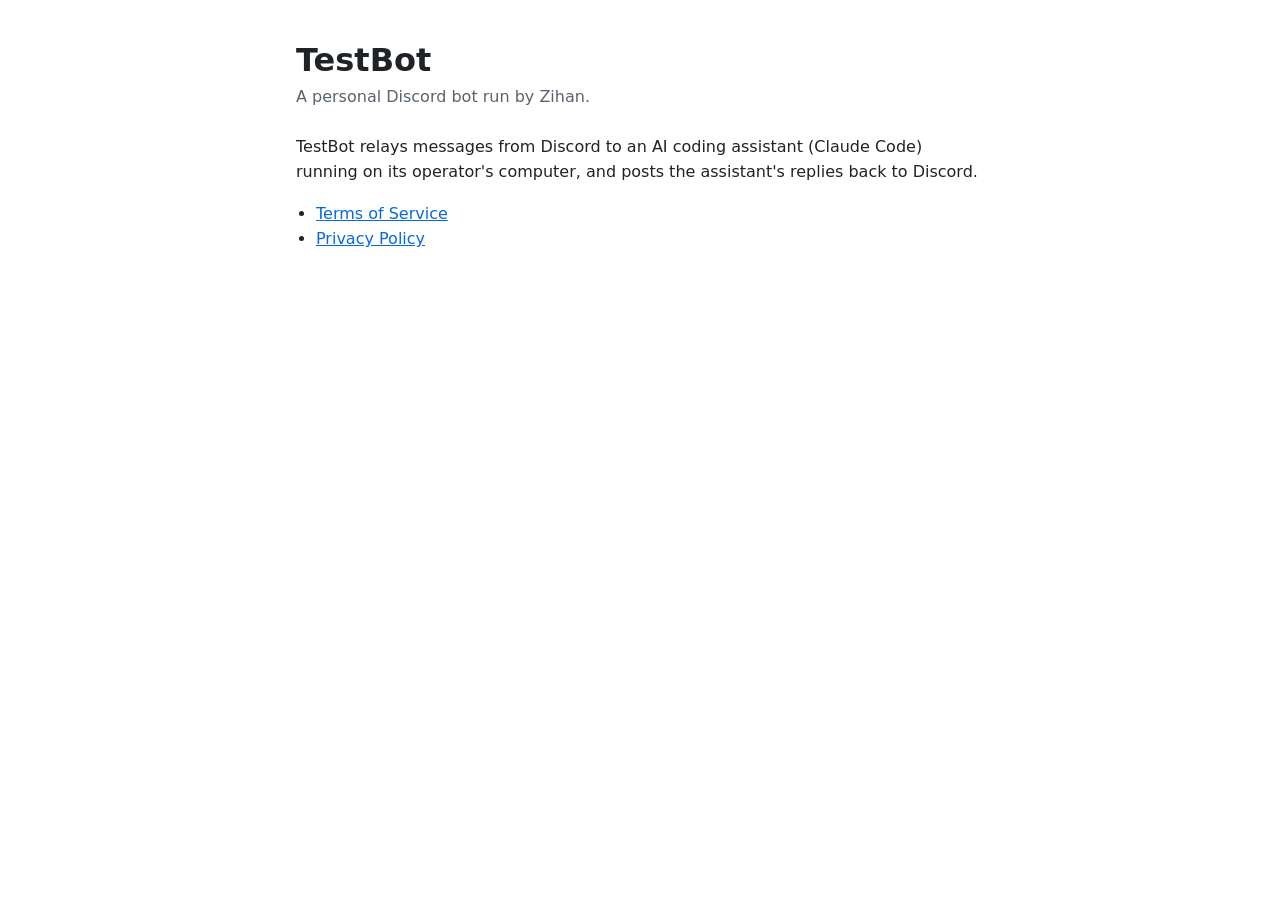
<file: index.html>
<!doctype html>
<html lang="en">
<head>
  <meta charset="utf-8">
  <meta name="viewport" content="width=device-width, initial-scale=1">
  <title>TestBot</title>
  <link rel="stylesheet" href="style.css">
</head>
<body>
<main>
  <h1>TestBot</h1>
  <p class="meta">A personal Discord bot run by Zihan.</p>
  <p>TestBot relays messages from Discord to an AI coding assistant (Claude Code) running on its operator's computer, and posts the assistant's replies back to Discord.</p>
  <ul>
    <li><a href="terms.html">Terms of Service</a></li>
    <li><a href="privacy.html">Privacy Policy</a></li>
  </ul>
</main>
</body>
</html>
</file>
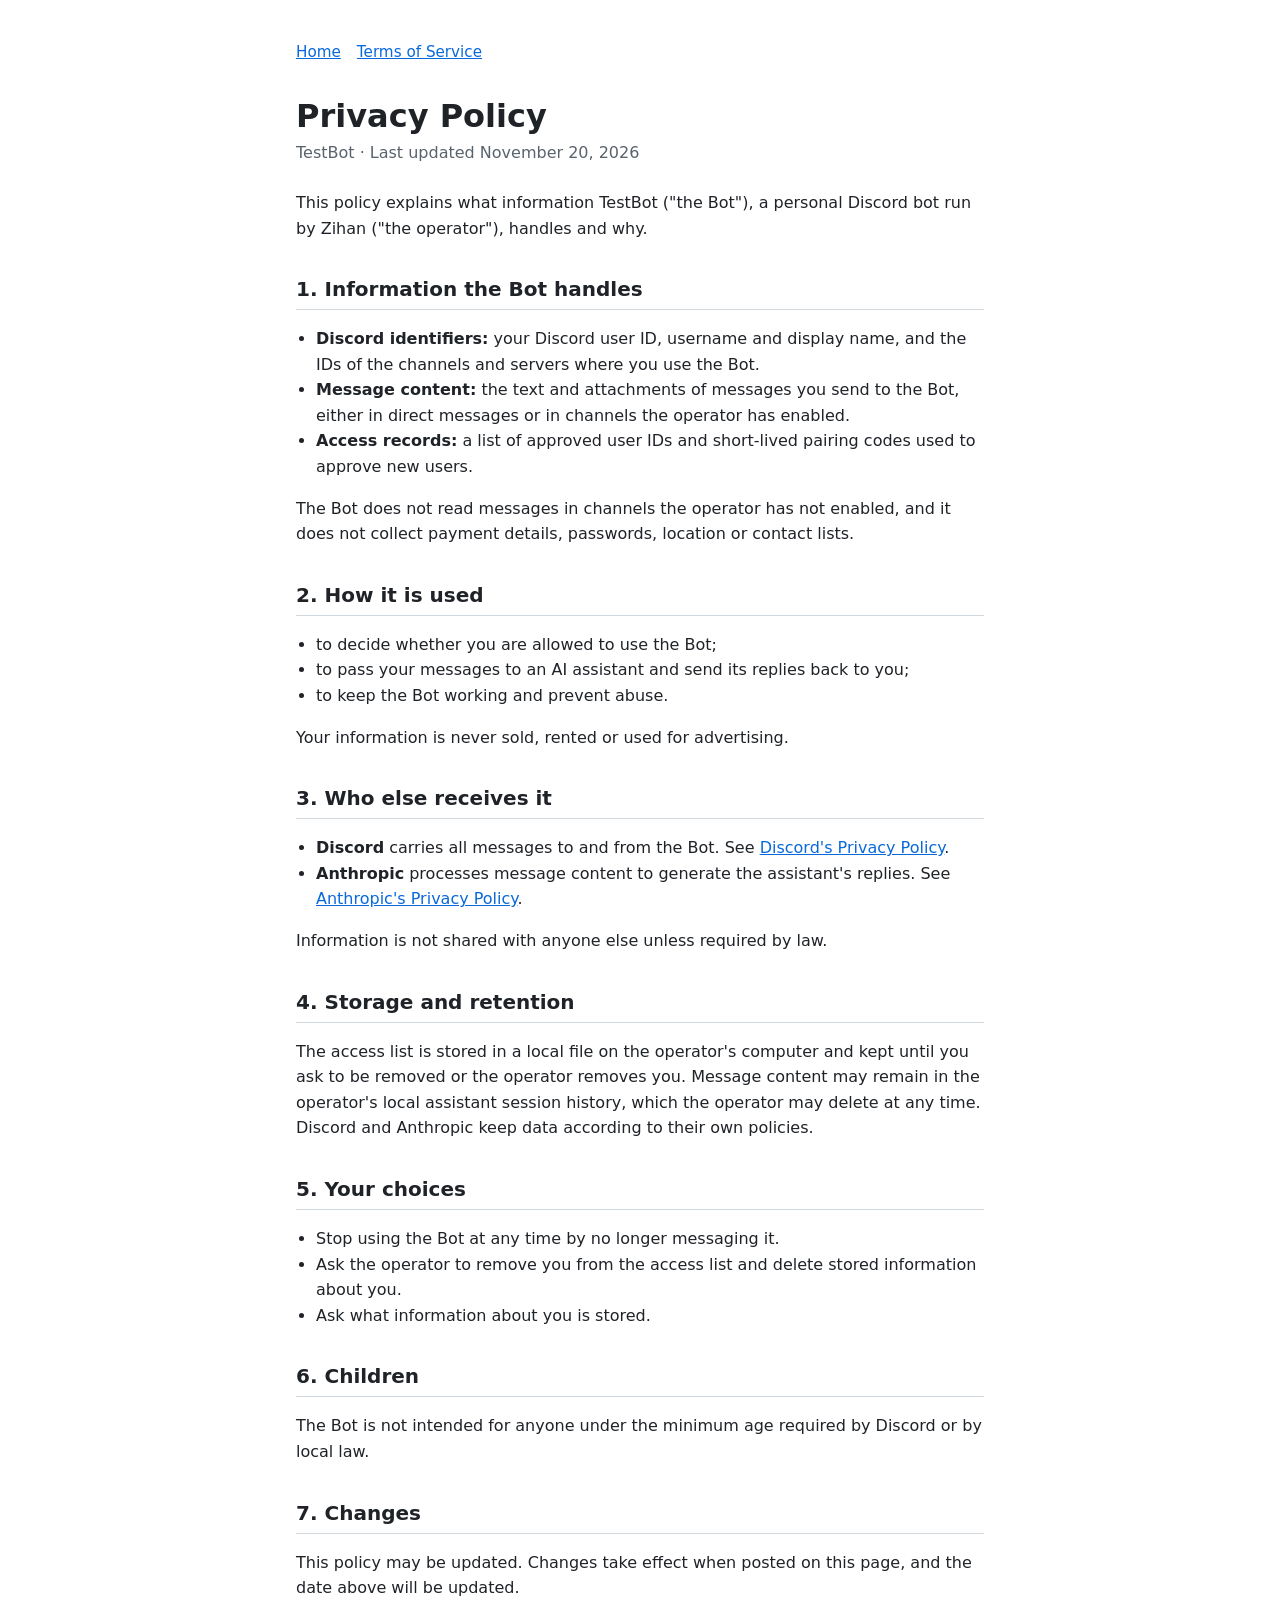
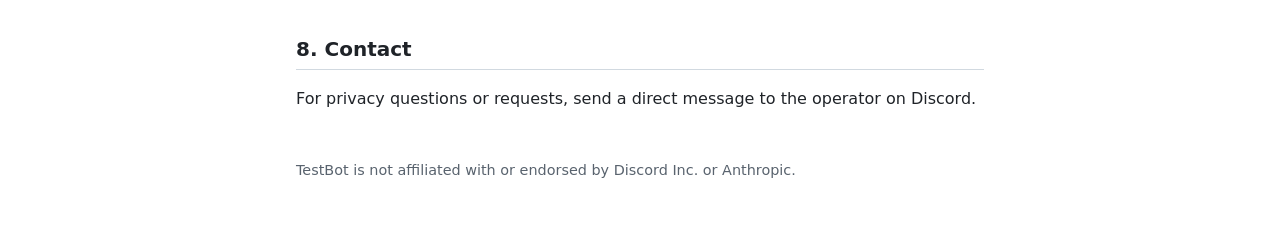
<file: privacy.html>
<!doctype html>
<html lang="en">
<head>
  <meta charset="utf-8">
  <meta name="viewport" content="width=device-width, initial-scale=1">
  <title>TestBot Privacy</title>
  <link rel="stylesheet" href="style.css">
</head>
<body>
<main>
  <nav><a href="index.html">Home</a><a href="terms.html">Terms of Service</a></nav>
  <h1>Privacy Policy</h1>
  <p class="meta">TestBot · Last updated November 20, 2026</p>

  <p>This policy explains what information TestBot ("the Bot"), a personal Discord bot run by Zihan ("the operator"), handles and why.</p>

  <h2>1. Information the Bot handles</h2>
  <ul>
    <li><strong>Discord identifiers:</strong> your Discord user ID, username and display name, and the IDs of the channels and servers where you use the Bot.</li>
    <li><strong>Message content:</strong> the text and attachments of messages you send to the Bot, either in direct messages or in channels the operator has enabled.</li>
    <li><strong>Access records:</strong> a list of approved user IDs and short-lived pairing codes used to approve new users.</li>
  </ul>
  <p>The Bot does not read messages in channels the operator has not enabled, and it does not collect payment details, passwords, location or contact lists.</p>

  <h2>2. How it is used</h2>
  <ul>
    <li>to decide whether you are allowed to use the Bot;</li>
    <li>to pass your messages to an AI assistant and send its replies back to you;</li>
    <li>to keep the Bot working and prevent abuse.</li>
  </ul>
  <p>Your information is never sold, rented or used for advertising.</p>

  <h2>3. Who else receives it</h2>
  <ul>
    <li><strong>Discord</strong> carries all messages to and from the Bot. See <a href="https://discord.com/privacy">Discord's Privacy Policy</a>.</li>
    <li><strong>Anthropic</strong> processes message content to generate the assistant's replies. See <a href="https://www.anthropic.com/legal/privacy">Anthropic's Privacy Policy</a>.</li>
  </ul>
  <p>Information is not shared with anyone else unless required by law.</p>

  <h2>4. Storage and retention</h2>
  <p>The access list is stored in a local file on the operator's computer and kept until you ask to be removed or the operator removes you. Message content may remain in the operator's local assistant session history, which the operator may delete at any time. Discord and Anthropic keep data according to their own policies.</p>

  <h2>5. Your choices</h2>
  <ul>
    <li>Stop using the Bot at any time by no longer messaging it.</li>
    <li>Ask the operator to remove you from the access list and delete stored information about you.</li>
    <li>Ask what information about you is stored.</li>
  </ul>

  <h2>6. Children</h2>
  <p>The Bot is not intended for anyone under the minimum age required by Discord or by local law.</p>

  <h2>7. Changes</h2>
  <p>This policy may be updated. Changes take effect when posted on this page, and the date above will be updated.</p>

  <h2>8. Contact</h2>
  <p>For privacy questions or requests, send a direct message to the operator on Discord.</p>

  <footer>TestBot is not affiliated with or endorsed by Discord Inc. or Anthropic.</footer>
</main>
</body>
</html>
</file>
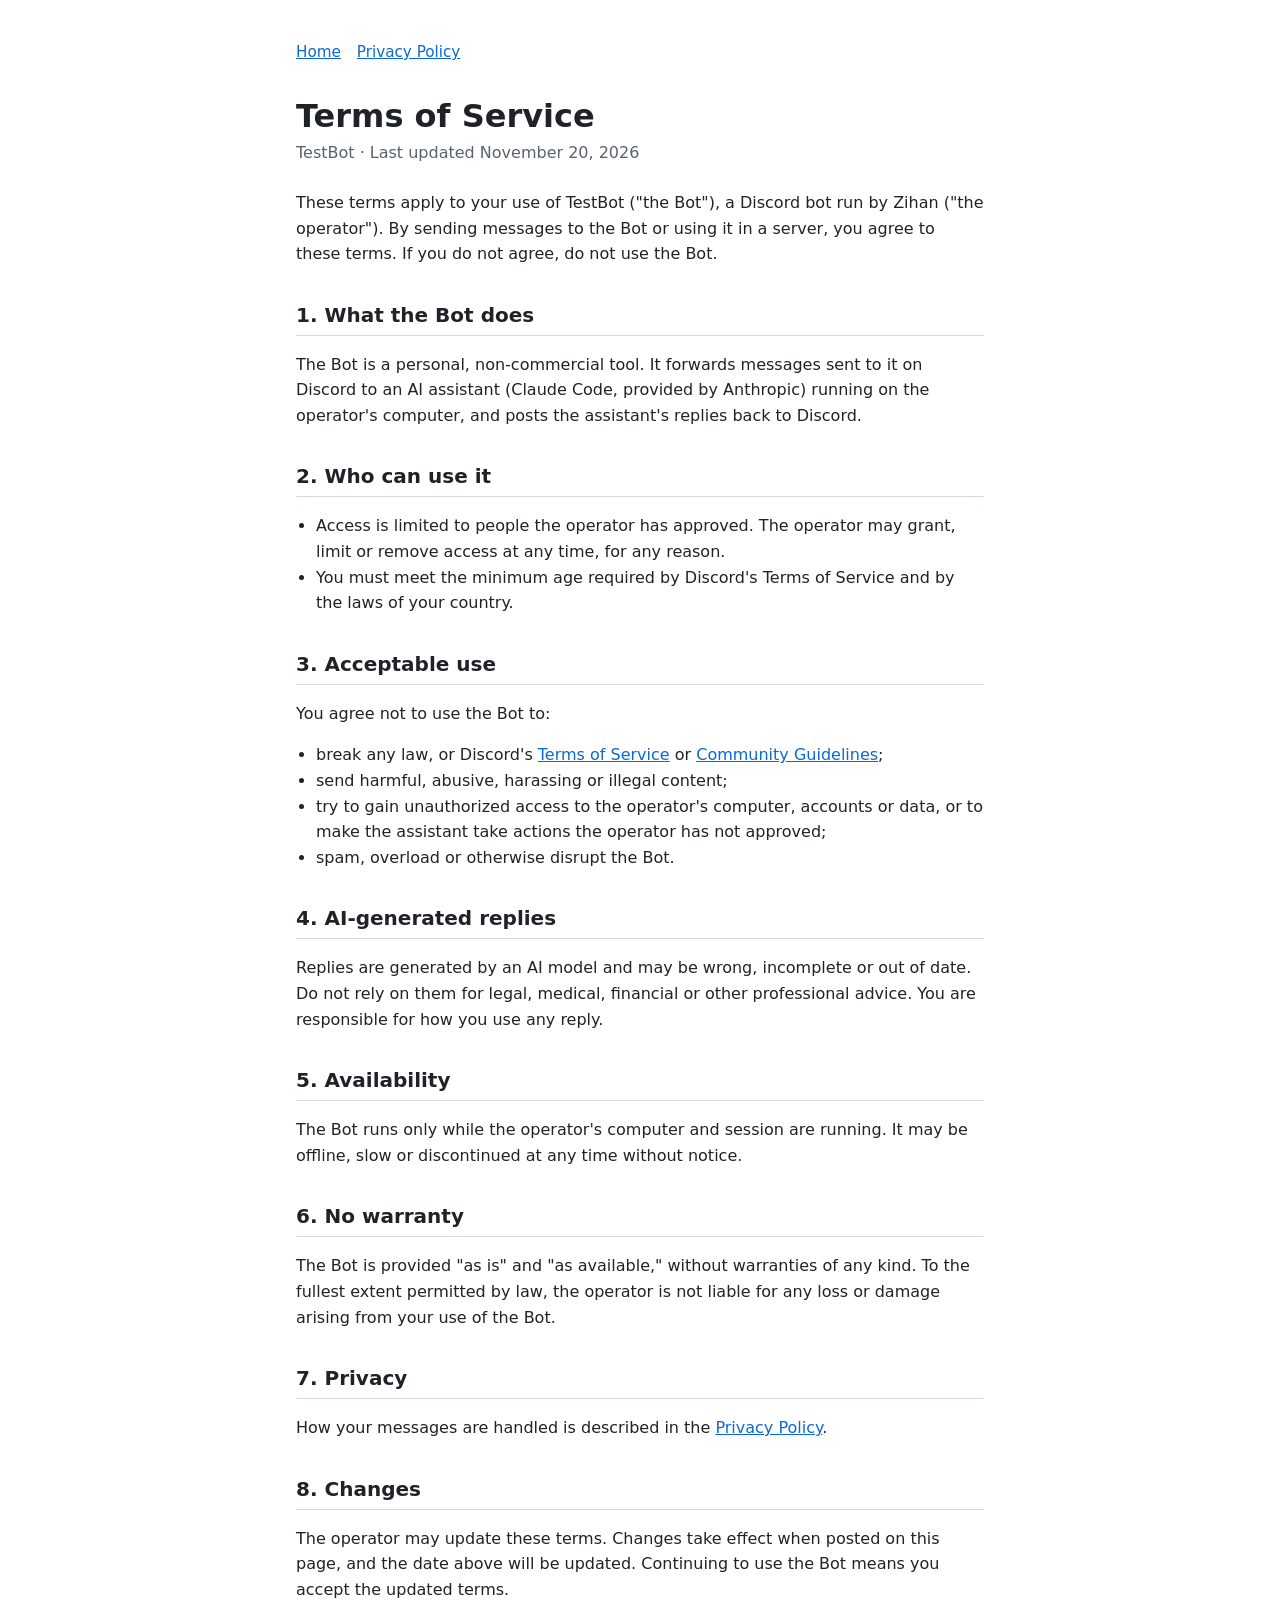
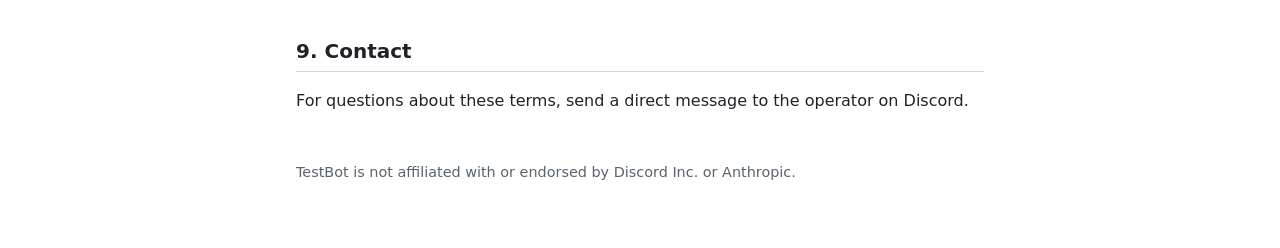
<file: terms.html>
<!doctype html>
<html lang="en">
<head>
  <meta charset="utf-8">
  <meta name="viewport" content="width=device-width, initial-scale=1">
  <title>TestBot Terms</title>
  <link rel="stylesheet" href="style.css">
</head>
<body>
<main>
  <nav><a href="index.html">Home</a><a href="privacy.html">Privacy Policy</a></nav>
  <h1>Terms of Service</h1>
  <p class="meta">TestBot · Last updated November 20, 2026</p>

  <p>These terms apply to your use of TestBot ("the Bot"), a Discord bot run by Zihan ("the operator"). By sending messages to the Bot or using it in a server, you agree to these terms. If you do not agree, do not use the Bot.</p>

  <h2>1. What the Bot does</h2>
  <p>The Bot is a personal, non-commercial tool. It forwards messages sent to it on Discord to an AI assistant (Claude Code, provided by Anthropic) running on the operator's computer, and posts the assistant's replies back to Discord.</p>

  <h2>2. Who can use it</h2>
  <ul>
    <li>Access is limited to people the operator has approved. The operator may grant, limit or remove access at any time, for any reason.</li>
    <li>You must meet the minimum age required by Discord's Terms of Service and by the laws of your country.</li>
  </ul>

  <h2>3. Acceptable use</h2>
  <p>You agree not to use the Bot to:</p>
  <ul>
    <li>break any law, or Discord's <a href="https://discord.com/terms">Terms of Service</a> or <a href="https://discord.com/guidelines">Community Guidelines</a>;</li>
    <li>send harmful, abusive, harassing or illegal content;</li>
    <li>try to gain unauthorized access to the operator's computer, accounts or data, or to make the assistant take actions the operator has not approved;</li>
    <li>spam, overload or otherwise disrupt the Bot.</li>
  </ul>

  <h2>4. AI-generated replies</h2>
  <p>Replies are generated by an AI model and may be wrong, incomplete or out of date. Do not rely on them for legal, medical, financial or other professional advice. You are responsible for how you use any reply.</p>

  <h2>5. Availability</h2>
  <p>The Bot runs only while the operator's computer and session are running. It may be offline, slow or discontinued at any time without notice.</p>

  <h2>6. No warranty</h2>
  <p>The Bot is provided "as is" and "as available," without warranties of any kind. To the fullest extent permitted by law, the operator is not liable for any loss or damage arising from your use of the Bot.</p>

  <h2>7. Privacy</h2>
  <p>How your messages are handled is described in the <a href="privacy.html">Privacy Policy</a>.</p>

  <h2>8. Changes</h2>
  <p>The operator may update these terms. Changes take effect when posted on this page, and the date above will be updated. Continuing to use the Bot means you accept the updated terms.</p>

  <h2>9. Contact</h2>
  <p>For questions about these terms, send a direct message to the operator on Discord.</p>

  <footer>TestBot is not affiliated with or endorsed by Discord Inc. or Anthropic.</footer>
</main>
</body>
</html>
</file>
<file: style.css>
:root {
  --bg: #ffffff;
  --fg: #1f2328;
  --muted: #59636e;
  --link: #0969da;
  --border: #d1d9e0;
}
@media (prefers-color-scheme: dark) {
  :root {
    --bg: #0d1117;
    --fg: #e6edf3;
    --muted: #9198a1;
    --link: #4493f8;
    --border: #3d444d;
  }
}
* { box-sizing: border-box; }
body {
  margin: 0;
  background: var(--bg);
  color: var(--fg);
  font: 16px/1.6 system-ui, -apple-system, "Segoe UI", Roboto, sans-serif;
}
main {
  max-width: 720px;
  margin: 0 auto;
  padding: 40px 16px 64px;
}
h1 { font-size: 2rem; line-height: 1.25; margin: 0 0 4px; }
h2 { font-size: 1.25rem; margin: 32px 0 8px; padding-bottom: 4px; border-bottom: 1px solid var(--border); }
.meta { color: var(--muted); margin: 0 0 24px; }
a { color: var(--link); }
nav { margin-bottom: 32px; font-size: 0.95rem; }
nav a { margin-right: 16px; }
ul { padding-left: 1.25rem; }
footer { margin-top: 48px; color: var(--muted); font-size: 0.9rem; }
</file>
